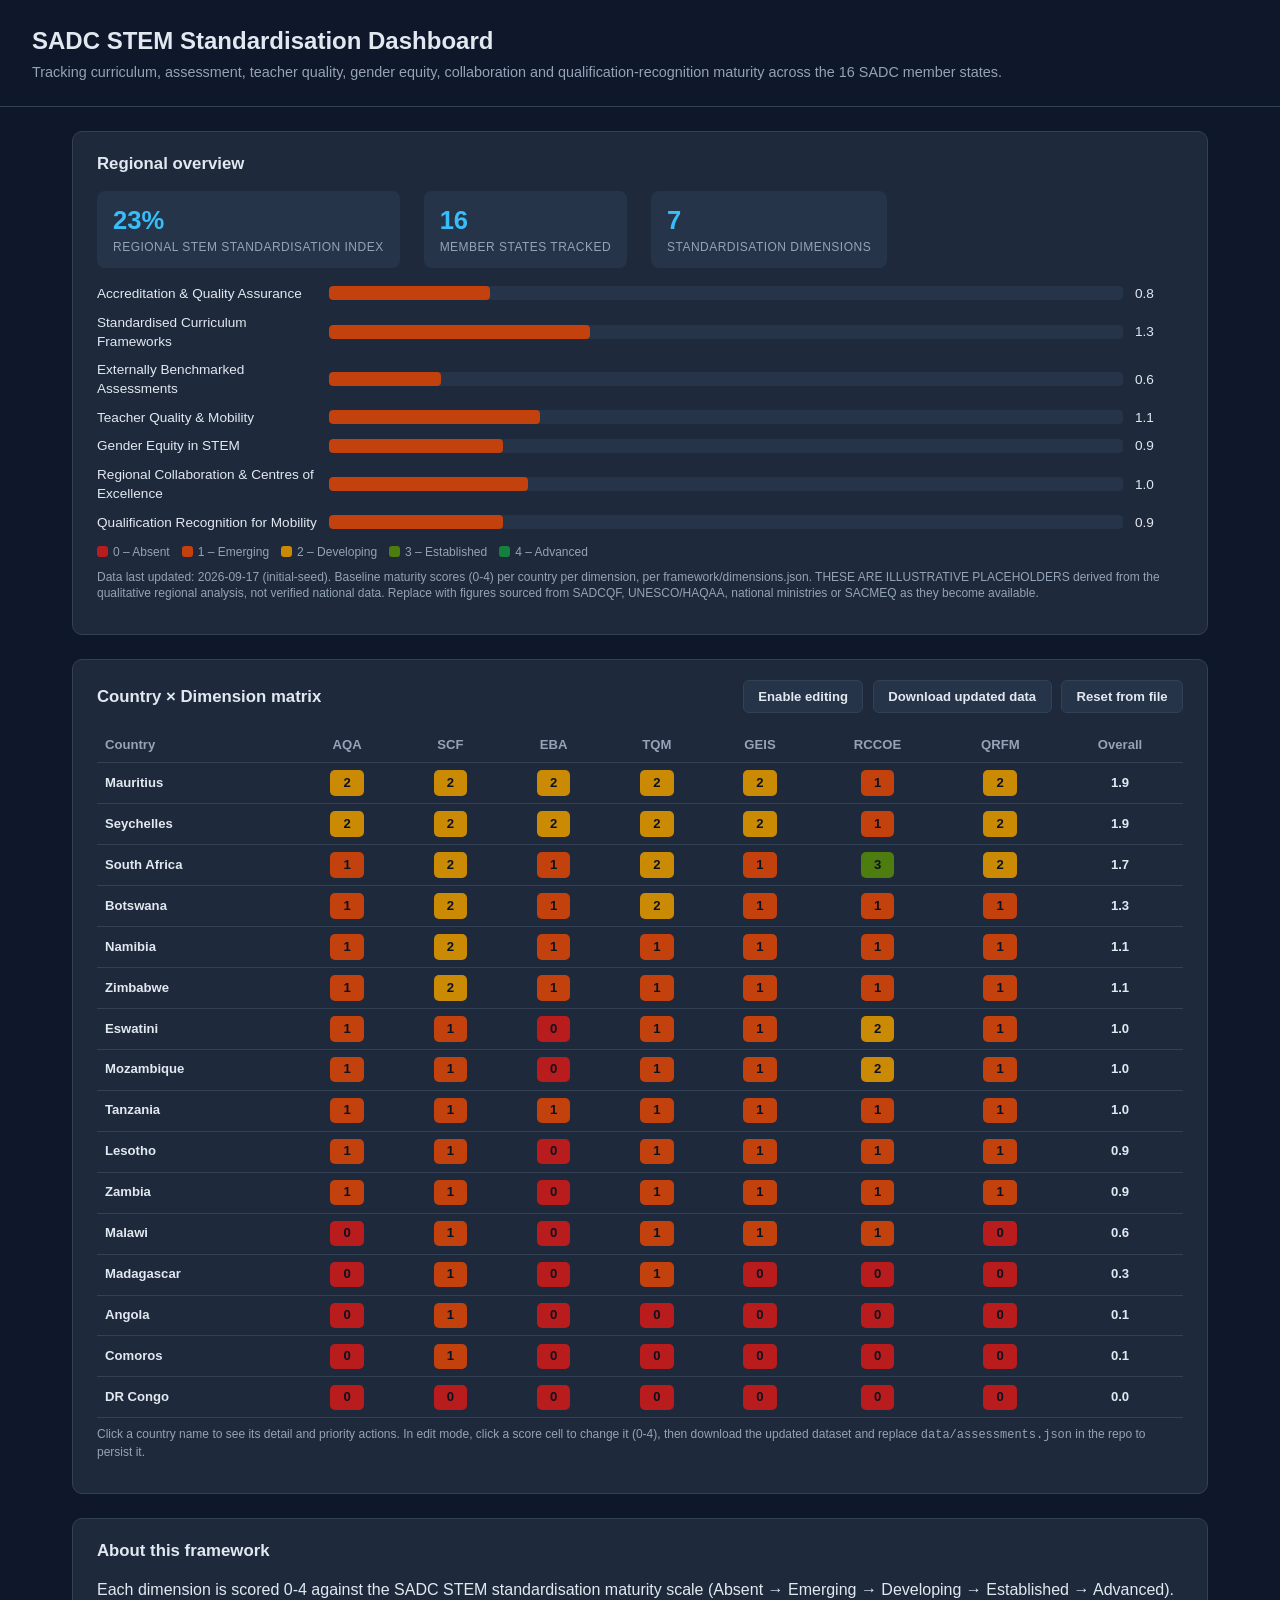
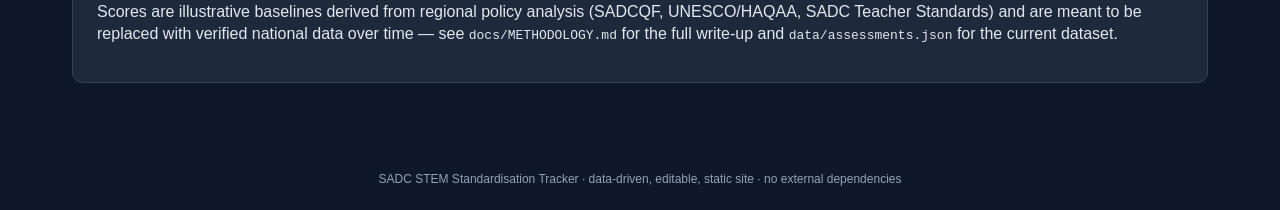
<file: sadc-stem-standardisation/webapp/index.html>
<!DOCTYPE html>
<html lang="en">
<head>
<meta charset="UTF-8" />
<meta name="viewport" content="width=device-width, initial-scale=1.0" />
<title>SADC STEM Standardisation Dashboard</title>
<link rel="stylesheet" href="style.css" />
</head>
<body>
<header>
  <h1>SADC STEM Standardisation Dashboard</h1>
  <p>Tracking curriculum, assessment, teacher quality, gender equity, collaboration and qualification-recognition maturity across the 16 SADC member states.</p>
</header>

<main>
  <section class="panel">
    <h2>Regional overview</h2>
    <div class="stat-row" id="stat-row"></div>
    <div id="regional-chart"></div>
    <div class="legend" id="legend"></div>
    <p class="meta-note" id="meta-note"></p>
  </section>

  <section class="panel">
    <h2>
      Country &times; Dimension matrix
      <span class="controls">
        <button class="secondary" id="edit-toggle">Enable editing</button>
        <button class="secondary" id="download-btn">Download updated data</button>
        <button class="secondary" id="reset-btn">Reset from file</button>
      </span>
    </h2>
    <table id="matrix">
      <thead><tr id="matrix-head"></tr></thead>
      <tbody id="matrix-body"></tbody>
    </table>
    <p class="meta-note">Click a country name to see its detail and priority actions. In edit mode, click a score cell to change it (0-4), then download the updated dataset and replace <code>data/assessments.json</code> in the repo to persist it.</p>
  </section>

  <section class="panel" id="detail-panel">
    <h2 id="detail-title">Country detail</h2>
    <div class="detail-grid" id="detail-grid"></div>
    <h2 style="margin-top:1rem;">Priority actions (weakest dimensions)</h2>
    <ul class="actions-list" id="detail-actions"></ul>
  </section>

  <section class="panel">
    <h2>About this framework</h2>
    <p>Each dimension is scored 0-4 against the SADC STEM standardisation maturity scale (Absent &rarr; Emerging &rarr; Developing &rarr; Established &rarr; Advanced). Scores are illustrative baselines derived from regional policy analysis (SADCQF, UNESCO/HAQAA, SADC Teacher Standards) and are meant to be replaced with verified national data over time &mdash; see <code>docs/METHODOLOGY.md</code> for the full write-up and <code>data/assessments.json</code> for the current dataset.</p>
  </section>
</main>

<footer>SADC STEM Standardisation Tracker &middot; data-driven, editable, static site &middot; no external dependencies</footer>

<script src="app.js"></script>
</body>
</html>
</file>
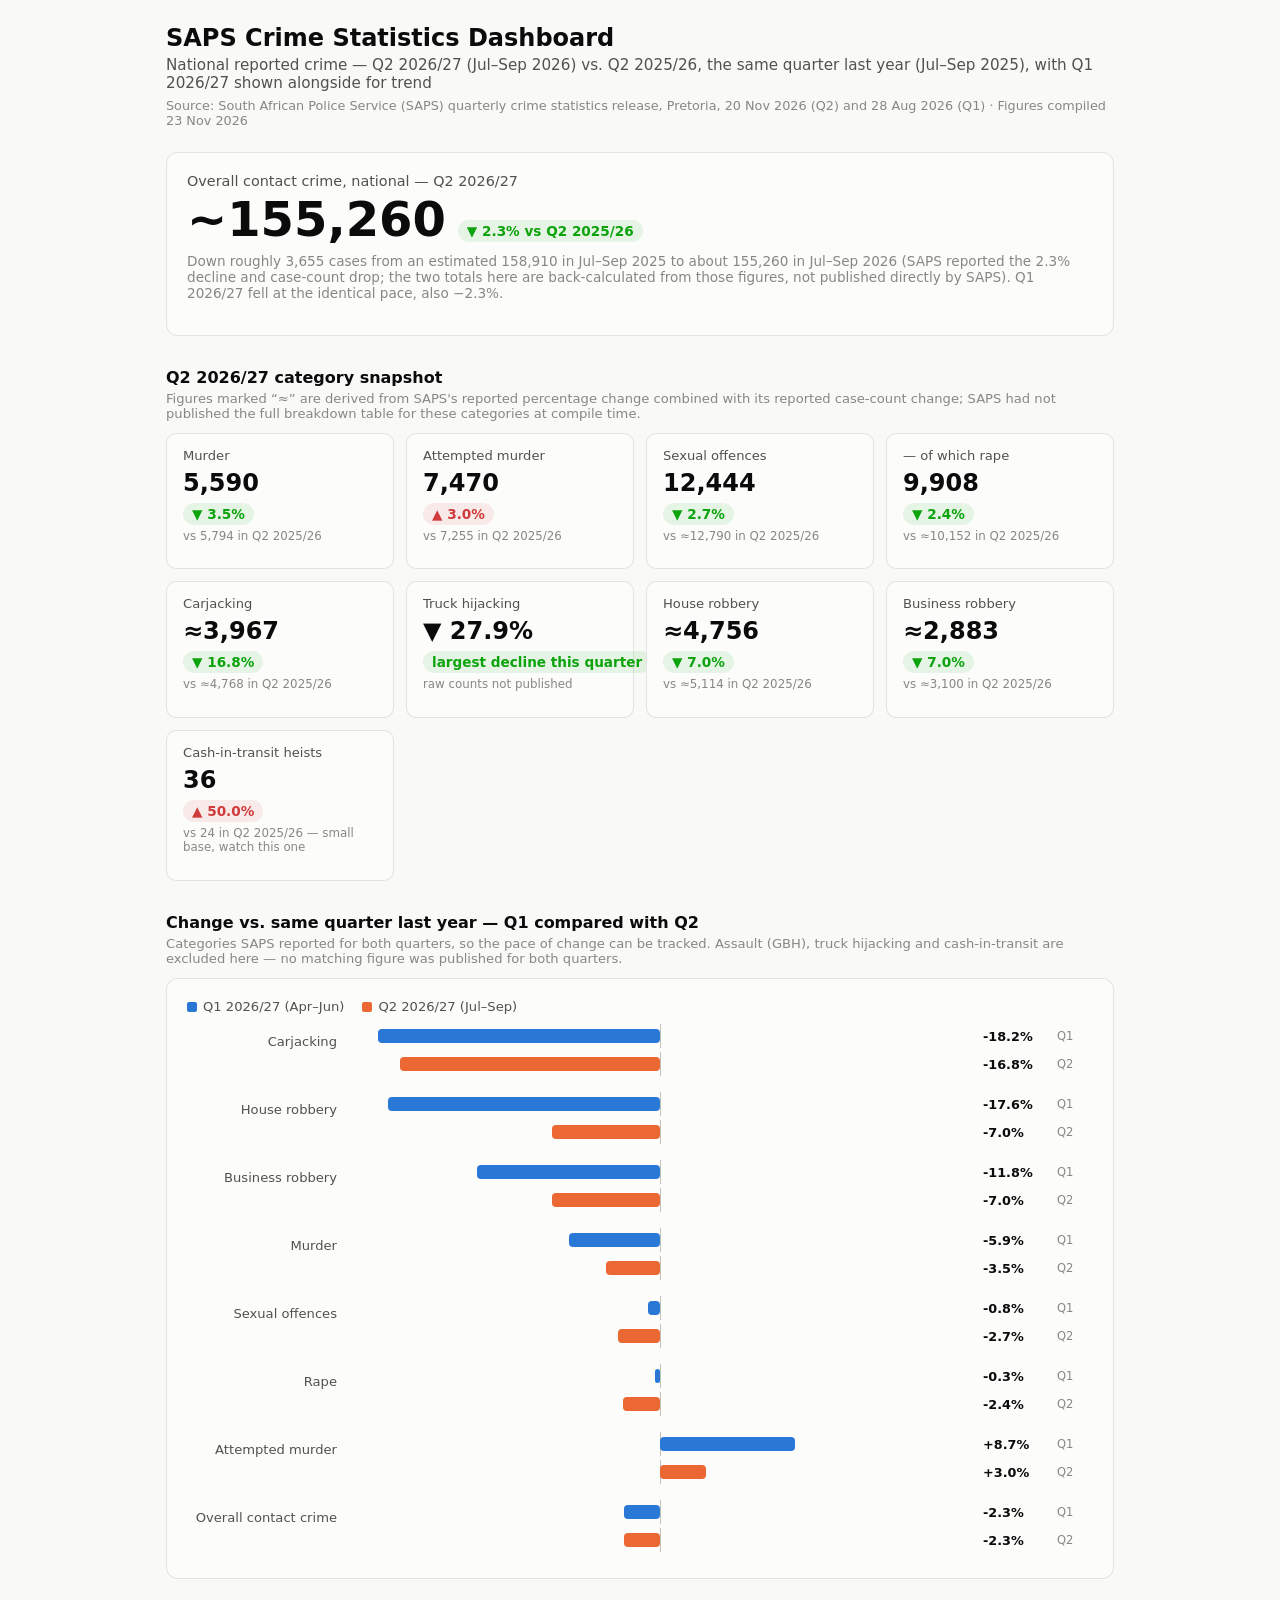
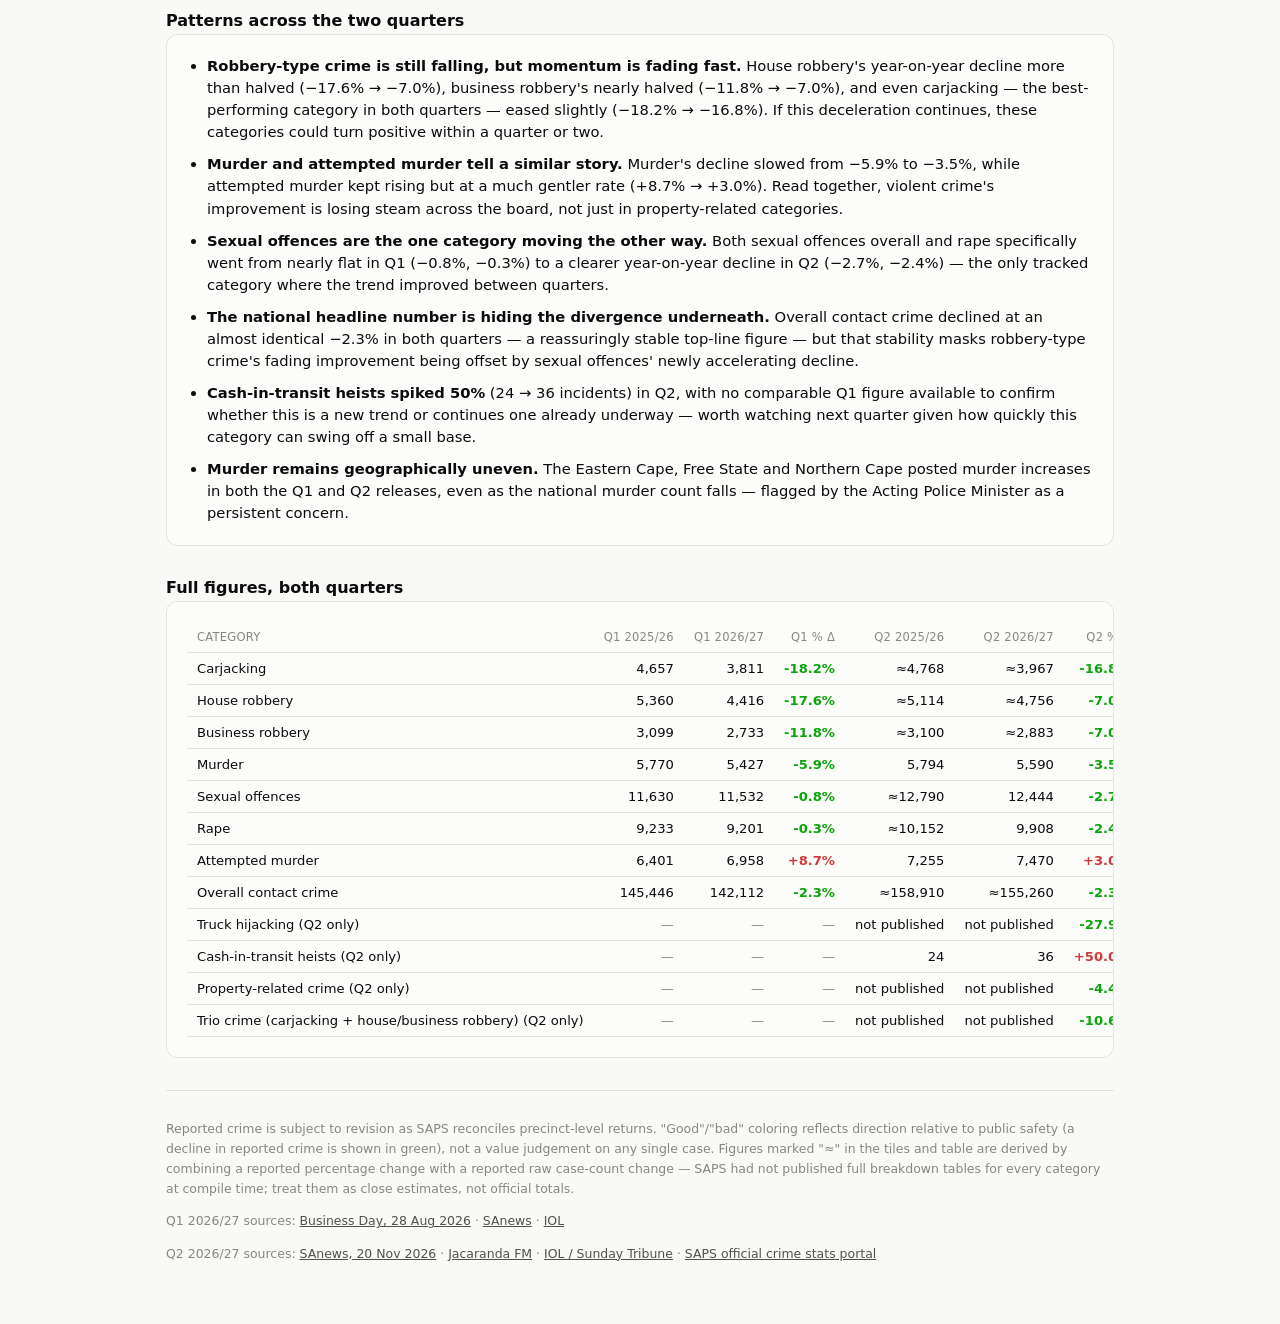
<file: crime-stats-dashboard.html>
<!DOCTYPE html>
<html lang="en">
<head>
<meta charset="UTF-8">
<meta name="viewport" content="width=device-width, initial-scale=1.0">
<title>SAPS Crime Stats Dashboard</title>
<style>
  :root {
    color-scheme: light;
    --surface-1:      #fcfcfb;
    --page-plane:     #f9f9f7;
    --text-primary:   #0b0b0b;
    --text-secondary: #52514e;
    --text-muted:     #898781;
    --gridline:       #e1e0d9;
    --baseline:       #c3c2b7;
    --border:         rgba(11,11,11,0.10);
    --good:           #0ca30c;
    --good-bg:        rgba(12,163,12,0.09);
    --critical:       #d03b3b;
    --critical-bg:    rgba(208,59,59,0.09);
    --series-q1:       #2a78d6;
    --series-q2:       #eb6834;
  }
  @media (prefers-color-scheme: dark) {
    :root:where(:not([data-theme="light"])) {
      color-scheme: dark;
      --surface-1:      #1a1a19;
      --page-plane:     #0d0d0d;
      --text-primary:   #ffffff;
      --text-secondary: #c3c2b7;
      --text-muted:     #898781;
      --gridline:       #2c2c2a;
      --baseline:       #383835;
      --border:         rgba(255,255,255,0.10);
      --good:           #0ca30c;
      --good-bg:        rgba(12,163,12,0.14);
      --critical:       #e66767;
      --critical-bg:    rgba(230,103,103,0.14);
      --series-q1:       #3987e5;
      --series-q2:       #d95926;
    }
  }
  :root[data-theme="dark"] {
    color-scheme: dark;
    --surface-1:      #1a1a19;
    --page-plane:     #0d0d0d;
    --text-primary:   #ffffff;
    --text-secondary: #c3c2b7;
    --text-muted:     #898781;
    --gridline:       #2c2c2a;
    --baseline:       #383835;
    --border:         rgba(255,255,255,0.10);
    --good:           #0ca30c;
    --good-bg:        rgba(12,163,12,0.14);
    --critical:       #e66767;
    --critical-bg:    rgba(230,103,103,0.14);
    --series-q1:       #3987e5;
    --series-q2:       #d95926;
  }

  * { box-sizing: border-box; }
  body {
    margin: 0;
    background: var(--page-plane);
    color: var(--text-primary);
    font-family: system-ui, -apple-system, "Segoe UI", sans-serif;
    -webkit-font-smoothing: antialiased;
  }
  .wrap {
    max-width: 980px;
    margin: 0 auto;
    padding: 24px 16px 48px;
  }
  header { margin-bottom: 24px; }
  h1 { font-size: 1.5rem; font-weight: 600; margin: 0 0 4px; }
  .subtitle { color: var(--text-secondary); font-size: 0.95rem; margin: 0; }
  .meta { color: var(--text-muted); font-size: 0.8rem; margin-top: 6px; }

  .card {
    background: var(--surface-1);
    border: 1px solid var(--border);
    border-radius: 12px;
    padding: 20px;
    margin-bottom: 20px;
  }

  .hero-label { color: var(--text-secondary); font-size: 0.9rem; margin: 0 0 6px; }
  .hero-value { font-size: 3rem; font-weight: 600; line-height: 1; margin: 0; }
  .hero-row { display: flex; align-items: baseline; gap: 12px; flex-wrap: wrap; }
  .badge {
    display: inline-flex;
    align-items: center;
    gap: 4px;
    font-size: 0.85rem;
    font-weight: 600;
    padding: 3px 9px;
    border-radius: 999px;
    white-space: nowrap;
  }
  .badge.good { color: var(--good); background: var(--good-bg); }
  .badge.critical { color: var(--critical); background: var(--critical-bg); }
  .hero-note { color: var(--text-muted); font-size: 0.85rem; margin-top: 10px; }

  .section-title {
    font-size: 1rem;
    font-weight: 600;
    margin: 32px 0 4px;
  }
  .section-note { color: var(--text-muted); font-size: 0.82rem; margin: 0 0 12px; }

  .tile-grid {
    display: grid;
    grid-template-columns: repeat(auto-fit, minmax(200px, 1fr));
    gap: 12px;
  }
  .tile {
    background: var(--surface-1);
    border: 1px solid var(--border);
    border-radius: 10px;
    padding: 14px 16px;
  }
  .tile-label { font-size: 0.82rem; color: var(--text-secondary); margin: 0 0 6px; }
  .tile-value { font-size: 1.5rem; font-weight: 600; margin: 0 0 6px; }
  .tile-sub { color: var(--text-muted); font-size: 0.74rem; margin-top: 4px; }

  .legend {
    display: flex;
    gap: 18px;
    font-size: 0.82rem;
    color: var(--text-secondary);
    margin-bottom: 14px;
  }
  .legend-item { display: flex; align-items: center; gap: 6px; }
  .legend-swatch { width: 10px; height: 10px; border-radius: 2px; }
  .legend-swatch.q1 { background: var(--series-q1); }
  .legend-swatch.q2 { background: var(--series-q2); }

  .chart-card { overflow-x: auto; }
  .bar-group { margin-bottom: 14px; }
  .bar-group:last-child { margin-bottom: 0; }
  .bar-line {
    display: grid;
    grid-template-columns: 150px 1fr 64px 36px;
    align-items: center;
    gap: 10px;
    min-height: 22px;
  }
  .bar-line + .bar-line { margin-top: 2px; }
  .bar-line .cat {
    font-size: 0.82rem;
    color: var(--text-secondary);
    text-align: right;
    white-space: nowrap;
    overflow: hidden;
    text-overflow: ellipsis;
    grid-row: span 2;
    align-self: center;
  }
  .bar-line.second .cat { visibility: hidden; }
  .bar-track {
    position: relative;
    height: 16px;
  }
  .bar-baseline {
    position: absolute;
    left: 50%;
    top: -4px;
    bottom: -4px;
    width: 1px;
    background: var(--baseline);
  }
  .bar-fill {
    position: absolute;
    top: 1px;
    bottom: 1px;
    border-radius: 4px;
  }
  .bar-fill.q1 { background: var(--series-q1); }
  .bar-fill.q2 { background: var(--series-q2); }
  .bar-line .pct {
    font-size: 0.8rem;
    font-weight: 600;
    font-variant-numeric: tabular-nums;
    color: var(--text-primary);
  }
  .bar-line .tag {
    font-size: 0.72rem;
    color: var(--text-muted);
  }

  .analysis ul { margin: 0; padding-left: 20px; }
  .analysis li { margin-bottom: 10px; line-height: 1.5; font-size: 0.92rem; }
  .analysis li:last-child { margin-bottom: 0; }
  .analysis strong { color: var(--text-primary); }

  table {
    width: 100%;
    border-collapse: collapse;
    font-size: 0.82rem;
  }
  th, td {
    text-align: right;
    padding: 8px 10px;
    border-bottom: 1px solid var(--gridline);
    font-variant-numeric: tabular-nums;
    white-space: nowrap;
  }
  th:first-child, td:first-child { text-align: left; font-variant-numeric: normal; }
  th {
    color: var(--text-muted);
    font-weight: 500;
    font-size: 0.72rem;
    text-transform: uppercase;
    letter-spacing: 0.02em;
  }
  th.grp-q1, th.grp-q2 { border-bottom-color: var(--gridline); }
  td.dir-good { color: var(--good); font-weight: 600; }
  td.dir-critical { color: var(--critical); font-weight: 600; }
  td.na { color: var(--text-muted); font-weight: 400; }

  footer {
    margin-top: 32px;
    padding-top: 16px;
    border-top: 1px solid var(--gridline);
    color: var(--text-muted);
    font-size: 0.78rem;
    line-height: 1.6;
  }
  footer a { color: var(--text-secondary); }
</style>
</head>
<body>
<div class="wrap">
  <header>
    <h1>SAPS Crime Statistics Dashboard</h1>
    <p class="subtitle">National reported crime — Q2 2026/27 (Jul–Sep 2026) vs. Q2 2025/26, the same quarter last year (Jul–Sep 2025), with Q1 2026/27 shown alongside for trend</p>
    <p class="meta">Source: South African Police Service (SAPS) quarterly crime statistics release, Pretoria, 20 Nov 2026 (Q2) and 28 Aug 2026 (Q1) · Figures compiled 23 Nov 2026</p>
  </header>

  <div class="card">
    <p class="hero-label">Overall contact crime, national — Q2 2026/27</p>
    <div class="hero-row">
      <p class="hero-value">~155,260</p>
      <span class="badge good">▼ 2.3% vs Q2 2025/26</span>
    </div>
    <p class="hero-note">Down roughly 3,655 cases from an estimated 158,910 in Jul–Sep 2025 to about 155,260 in Jul–Sep 2026 (SAPS reported the 2.3% decline and case-count drop; the two totals here are back-calculated from those figures, not published directly by SAPS). Q1 2026/27 fell at the identical pace, also −2.3%.</p>
  </div>

  <p class="section-title">Q2 2026/27 category snapshot</p>
  <p class="section-note">Figures marked “≈” are derived from SAPS's reported percentage change combined with its reported case-count change; SAPS had not published the full breakdown table for these categories at compile time.</p>
  <div class="tile-grid">
    <div class="tile">
      <p class="tile-label">Murder</p>
      <p class="tile-value">5,590</p>
      <span class="badge good">▼ 3.5%</span>
      <p class="tile-sub">vs 5,794 in Q2 2025/26</p>
    </div>
    <div class="tile">
      <p class="tile-label">Attempted murder</p>
      <p class="tile-value">7,470</p>
      <span class="badge critical">▲ 3.0%</span>
      <p class="tile-sub">vs 7,255 in Q2 2025/26</p>
    </div>
    <div class="tile">
      <p class="tile-label">Sexual offences</p>
      <p class="tile-value">12,444</p>
      <span class="badge good">▼ 2.7%</span>
      <p class="tile-sub">vs ≈12,790 in Q2 2025/26</p>
    </div>
    <div class="tile">
      <p class="tile-label">— of which rape</p>
      <p class="tile-value">9,908</p>
      <span class="badge good">▼ 2.4%</span>
      <p class="tile-sub">vs ≈10,152 in Q2 2025/26</p>
    </div>
    <div class="tile">
      <p class="tile-label">Carjacking</p>
      <p class="tile-value">≈3,967</p>
      <span class="badge good">▼ 16.8%</span>
      <p class="tile-sub">vs ≈4,768 in Q2 2025/26</p>
    </div>
    <div class="tile">
      <p class="tile-label">Truck hijacking</p>
      <p class="tile-value">▼ 27.9%</p>
      <span class="badge good">largest decline this quarter</span>
      <p class="tile-sub">raw counts not published</p>
    </div>
    <div class="tile">
      <p class="tile-label">House robbery</p>
      <p class="tile-value">≈4,756</p>
      <span class="badge good">▼ 7.0%</span>
      <p class="tile-sub">vs ≈5,114 in Q2 2025/26</p>
    </div>
    <div class="tile">
      <p class="tile-label">Business robbery</p>
      <p class="tile-value">≈2,883</p>
      <span class="badge good">▼ 7.0%</span>
      <p class="tile-sub">vs ≈3,100 in Q2 2025/26</p>
    </div>
    <div class="tile">
      <p class="tile-label">Cash-in-transit heists</p>
      <p class="tile-value">36</p>
      <span class="badge critical">▲ 50.0%</span>
      <p class="tile-sub">vs 24 in Q2 2025/26 — small base, watch this one</p>
    </div>
  </div>

  <p class="section-title">Change vs. same quarter last year — Q1 compared with Q2</p>
  <p class="section-note">Categories SAPS reported for both quarters, so the pace of change can be tracked. Assault (GBH), truck hijacking and cash-in-transit are excluded here — no matching figure was published for both quarters.</p>
  <div class="card chart-card" role="img" aria-label="Grouped diverging bar chart comparing percentage change versus the same quarter a year earlier, for Q1 2026/27 and Q2 2026/27, across eight crime categories. In most categories the decline eased between Q1 and Q2: carjacking -18.2% to -16.8%, house robbery -17.6% to -7.0%, business robbery -11.8% to -7.0%, murder -5.9% to -3.5%, attempted murder's increase slowed from +8.7% to +3.0%, and overall contact crime held steady at -2.3% both quarters. Sexual offences and rape moved the other way, from near-flat in Q1 to a clearer decline in Q2.">
    <div class="legend">
      <span class="legend-item"><span class="legend-swatch q1"></span>Q1 2026/27 (Apr–Jun)</span>
      <span class="legend-item"><span class="legend-swatch q2"></span>Q2 2026/27 (Jul–Sep)</span>
    </div>
    <div id="chart"></div>
  </div>

  <p class="section-title">Patterns across the two quarters</p>
  <div class="card analysis">
    <ul>
      <li><strong>Robbery-type crime is still falling, but momentum is fading fast.</strong> House robbery's year-on-year decline more than halved (−17.6% → −7.0%), business robbery's nearly halved (−11.8% → −7.0%), and even carjacking — the best-performing category in both quarters — eased slightly (−18.2% → −16.8%). If this deceleration continues, these categories could turn positive within a quarter or two.</li>
      <li><strong>Murder and attempted murder tell a similar story.</strong> Murder's decline slowed from −5.9% to −3.5%, while attempted murder kept rising but at a much gentler rate (+8.7% → +3.0%). Read together, violent crime's improvement is losing steam across the board, not just in property-related categories.</li>
      <li><strong>Sexual offences are the one category moving the other way.</strong> Both sexual offences overall and rape specifically went from nearly flat in Q1 (−0.8%, −0.3%) to a clearer year-on-year decline in Q2 (−2.7%, −2.4%) — the only tracked category where the trend improved between quarters.</li>
      <li><strong>The national headline number is hiding the divergence underneath.</strong> Overall contact crime declined at an almost identical −2.3% in both quarters — a reassuringly stable top-line figure — but that stability masks robbery-type crime's fading improvement being offset by sexual offences' newly accelerating decline.</li>
      <li><strong>Cash-in-transit heists spiked 50%</strong> (24 → 36 incidents) in Q2, with no comparable Q1 figure available to confirm whether this is a new trend or continues one already underway — worth watching next quarter given how quickly this category can swing off a small base.</li>
      <li><strong>Murder remains geographically uneven.</strong> The Eastern Cape, Free State and Northern Cape posted murder increases in both the Q1 and Q2 releases, even as the national murder count falls — flagged by the Acting Police Minister as a persistent concern.</li>
    </ul>
  </div>

  <p class="section-title">Full figures, both quarters</p>
  <div class="card" style="overflow-x:auto;">
    <table>
      <thead>
        <tr>
          <th>Category</th>
          <th class="grp-q1">Q1 2025/26</th>
          <th class="grp-q1">Q1 2026/27</th>
          <th class="grp-q1">Q1 % Δ</th>
          <th class="grp-q2">Q2 2025/26</th>
          <th class="grp-q2">Q2 2026/27</th>
          <th class="grp-q2">Q2 % Δ</th>
        </tr>
      </thead>
      <tbody id="table-body"></tbody>
    </table>
  </div>

  <footer>
    <p>Reported crime is subject to revision as SAPS reconciles precinct-level returns. "Good"/"bad" coloring reflects direction relative to public safety (a decline in reported crime is shown in green), not a value judgement on any single case. Figures marked "≈" in the tiles and table are derived by combining a reported percentage change with a reported raw case-count change — SAPS had not published full breakdown tables for every category at compile time; treat them as close estimates, not official totals.</p>
    <p>Q1 2026/27 sources:
      <a href="https://www.businessday.co.za/news/2026-08-28-murder-cases-fall-by-59-in-first-quarter/" target="_blank" rel="noopener">Business Day, 28 Aug 2026</a> ·
      <a href="https://www.sanews.gov.za/south-africa/crime-stats-show-areas-progress-criminal-threats-remain" target="_blank" rel="noopener">SAnews</a> ·
      <a href="https://iol.co.za/news/south-africa/kwazulu-natal/2026-08-28-saps-crime-stats-carjackings-and-robberies-decline-gbvf-rises/" target="_blank" rel="noopener">IOL</a>
    </p>
    <p>Q2 2026/27 sources:
      <a href="https://www.sanews.gov.za/south-africa/saps-records-decline-most-violent-crime-categories-murder-remains-too-high" target="_blank" rel="noopener">SAnews, 20 Nov 2026</a> ·
      <a href="https://www.jacarandafm.com/news/news/sa-records-5590-murders-9908-rape-casesr/" target="_blank" rel="noopener">Jacaranda FM</a> ·
      <a href="https://iol.co.za/sunday-tribune/news/2026-11-20-5-590-people-murdered-in-south-africa-during-second-quarter/" target="_blank" rel="noopener">IOL / Sunday Tribune</a> ·
      <a href="https://www.saps.gov.za/services/crimestats.php" target="_blank" rel="noopener">SAPS official crime stats portal</a>
    </p>
  </footer>
</div>

<script>
  // pct values are SAPS-reported percentage changes; q1/q2 raw counts are
  // officially reported where available, "~" flagged entries are derived
  // (see footer note) and null means no matching figure was published.
  var data = [
    { cat: "Carjacking",        q1a: 4657,  q1b: 3811,  q1pct: -18.2, q2a: 4768,  q2b: 3967,  q2pct: -16.8, q2aDerived: true, q2bDerived: true },
    { cat: "House robbery",     q1a: 5360,  q1b: 4416,  q1pct: -17.6, q2a: 5114,  q2b: 4756,  q2pct: -7.0,  q2aDerived: true, q2bDerived: true },
    { cat: "Business robbery",  q1a: 3099,  q1b: 2733,  q1pct: -11.8, q2a: 3100,  q2b: 2883,  q2pct: -7.0,  q2aDerived: true, q2bDerived: true },
    { cat: "Murder",            q1a: 5770,  q1b: 5427,  q1pct: -5.9,  q2a: 5794,  q2b: 5590,  q2pct: -3.5,  q2aDerived: false, q2bDerived: false },
    { cat: "Sexual offences",   q1a: 11630, q1b: 11532, q1pct: -0.8,  q2a: 12790, q2b: 12444, q2pct: -2.7,  q2aDerived: true, q2bDerived: false },
    { cat: "Rape",              q1a: 9233,  q1b: 9201,  q1pct: -0.3,  q2a: 10152, q2b: 9908,  q2pct: -2.4,  q2aDerived: true, q2bDerived: false },
    { cat: "Attempted murder",  q1a: 6401,  q1b: 6958,  q1pct: 8.7,   q2a: 7255,  q2b: 7470,  q2pct: 3.0,   q2aDerived: false, q2bDerived: false },
    { cat: "Overall contact crime", q1a: 145446, q1b: 142112, q1pct: -2.3, q2a: 158910, q2b: 155260, q2pct: -2.3, q2aDerived: true, q2bDerived: true }
  ];

  function dir(pct) { return pct > 0 ? "critical" : "good"; }
  function fmtPct(pct) { return (pct > 0 ? "+" : "") + pct.toFixed(1) + "%"; }
  function fmtNum(n) { return Math.round(n).toLocaleString("en-ZA"); }

  var maxAbs = Math.max.apply(null, data.reduce(function (acc, d) {
    return acc.concat([Math.abs(d.q1pct), Math.abs(d.q2pct)]);
  }, []));
  var chart = document.getElementById("chart");
  var tbody = document.getElementById("table-body");

  function makeBarLine(pct, seriesClass, seriesTag, isSecond) {
    var line = document.createElement("div");
    line.className = "bar-line" + (isSecond ? " second" : "");

    var cat = document.createElement("div");
    cat.className = "cat";
    line.appendChild(cat);

    var track = document.createElement("div");
    track.className = "bar-track";
    var baseline = document.createElement("div");
    baseline.className = "bar-baseline";
    track.appendChild(baseline);
    var fill = document.createElement("div");
    fill.className = "bar-fill " + seriesClass;
    var halfWidth = (Math.abs(pct) / maxAbs) * 45;
    if (pct < 0) { fill.style.right = "50%"; fill.style.width = halfWidth + "%"; }
    else { fill.style.left = "50%"; fill.style.width = halfWidth + "%"; }
    track.appendChild(fill);
    line.appendChild(track);

    var pctEl = document.createElement("div");
    pctEl.className = "pct";
    pctEl.textContent = fmtPct(pct);
    line.appendChild(pctEl);

    var tag = document.createElement("div");
    tag.className = "tag";
    tag.textContent = seriesTag;
    line.appendChild(tag);

    return { line: line, catEl: cat };
  }

  data.forEach(function (d) {
    var group = document.createElement("div");
    group.className = "bar-group";

    var row1 = makeBarLine(d.q1pct, "q1", "Q1", false);
    row1.catEl.textContent = d.cat;
    group.appendChild(row1.line);

    var row2 = makeBarLine(d.q2pct, "q2", "Q2", true);
    group.appendChild(row2.line);

    chart.appendChild(group);

    var tr = document.createElement("tr");
    var q2aCell = (d.q2aDerived ? "≈" : "") + fmtNum(d.q2a);
    var q2bCell = (d.q2bDerived ? "≈" : "") + fmtNum(d.q2b);
    tr.innerHTML =
      "<td>" + d.cat + "</td>" +
      "<td>" + fmtNum(d.q1a) + "</td>" +
      "<td>" + fmtNum(d.q1b) + "</td>" +
      "<td class='dir-" + dir(d.q1pct) + "'>" + fmtPct(d.q1pct) + "</td>" +
      "<td>" + q2aCell + "</td>" +
      "<td>" + q2bCell + "</td>" +
      "<td class='dir-" + dir(d.q2pct) + "'>" + fmtPct(d.q2pct) + "</td>";
    tbody.appendChild(tr);
  });

  // Categories SAPS reported only for Q2 (no matching Q1 figure)
  var q2Only = [
    { cat: "Truck hijacking", pct: -27.9 },
    { cat: "Cash-in-transit heists", q1: null, q2a: 24, q2b: 36, pct: 50.0 },
    { cat: "Property-related crime", pct: -4.4 },
    { cat: "Trio crime (carjacking + house/business robbery)", pct: -10.6 }
  ];
  q2Only.forEach(function (d) {
    var tr = document.createElement("tr");
    var q2aCell = d.q2a !== undefined ? fmtNum(d.q2a) : "<span class='na'>not published</span>";
    var q2bCell = d.q2b !== undefined ? fmtNum(d.q2b) : "<span class='na'>not published</span>";
    tr.innerHTML =
      "<td>" + d.cat + " <span class='na'>(Q2 only)</span></td>" +
      "<td class='na'>—</td><td class='na'>—</td><td class='na'>—</td>" +
      "<td>" + q2aCell + "</td>" +
      "<td>" + q2bCell + "</td>" +
      "<td class='dir-" + dir(d.pct) + "'>" + fmtPct(d.pct) + "</td>";
    tbody.appendChild(tr);
  });
</script>
</body>
</html>
</file>
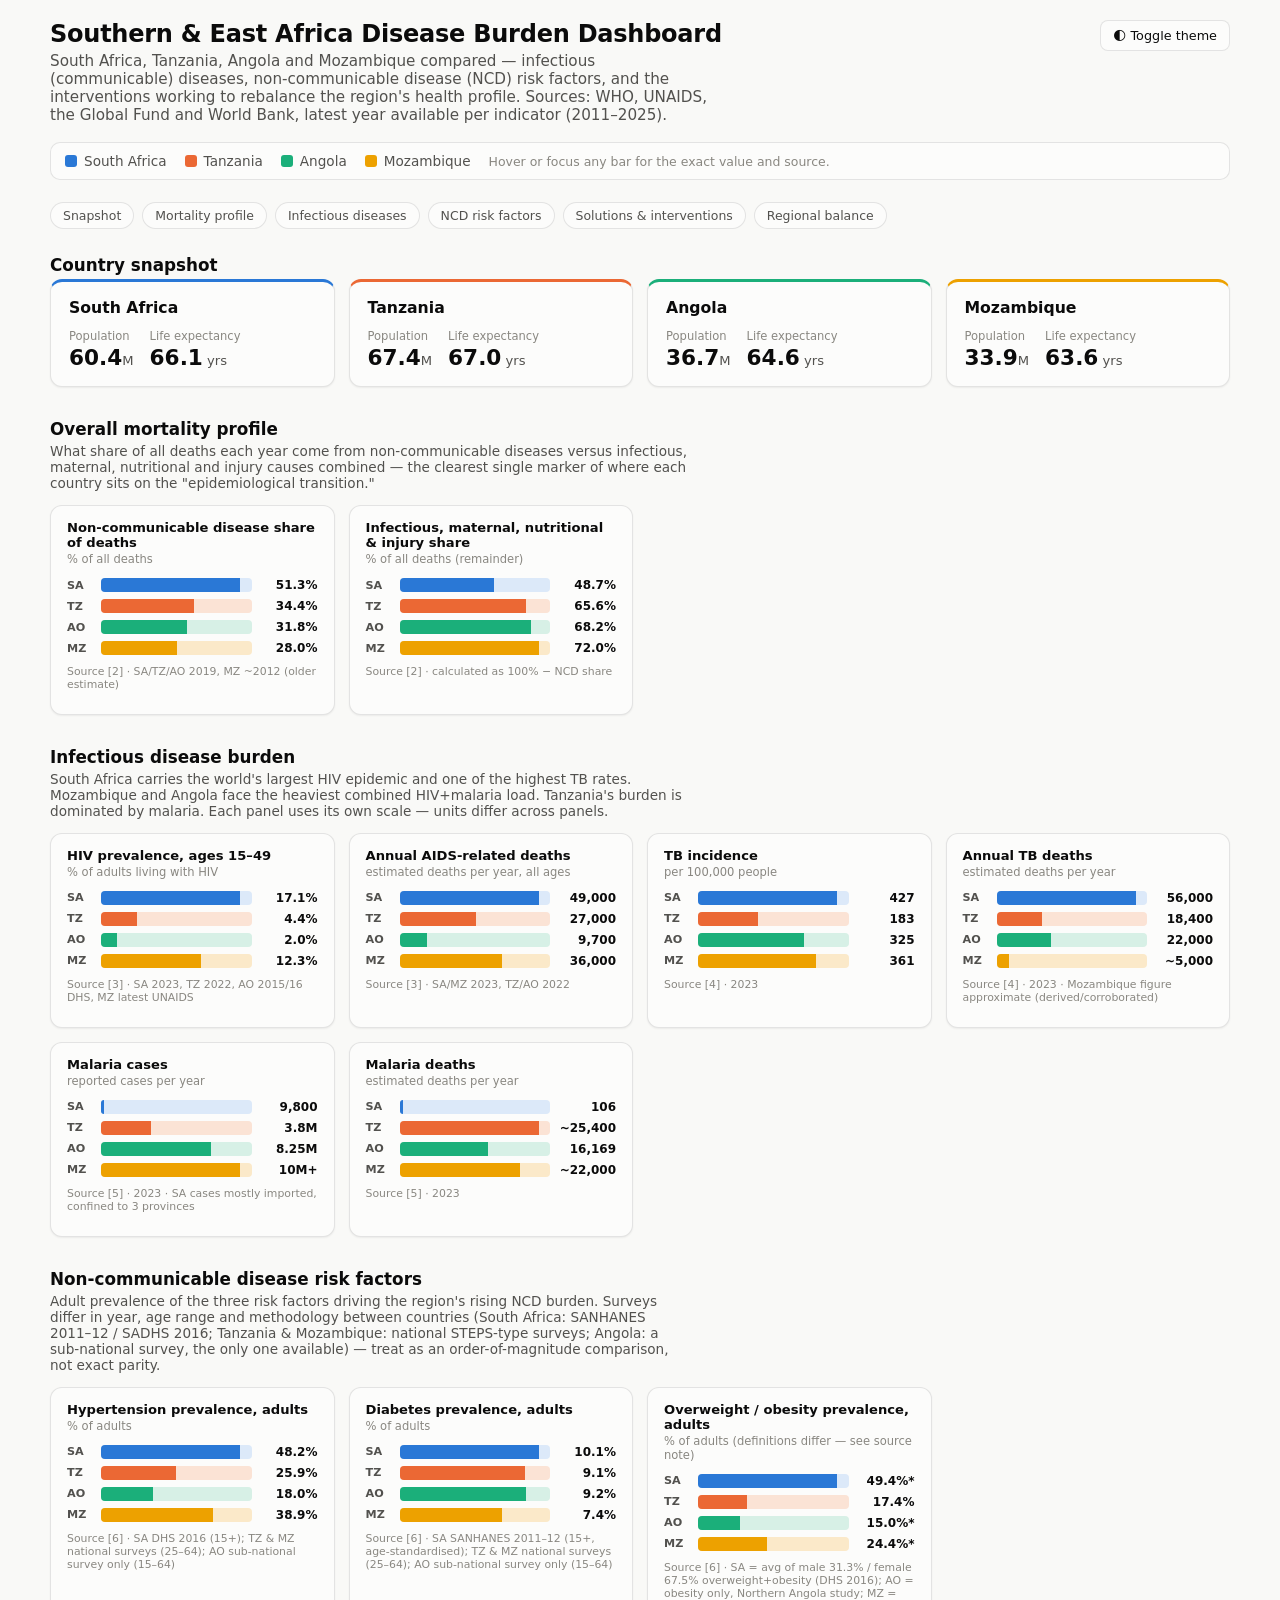
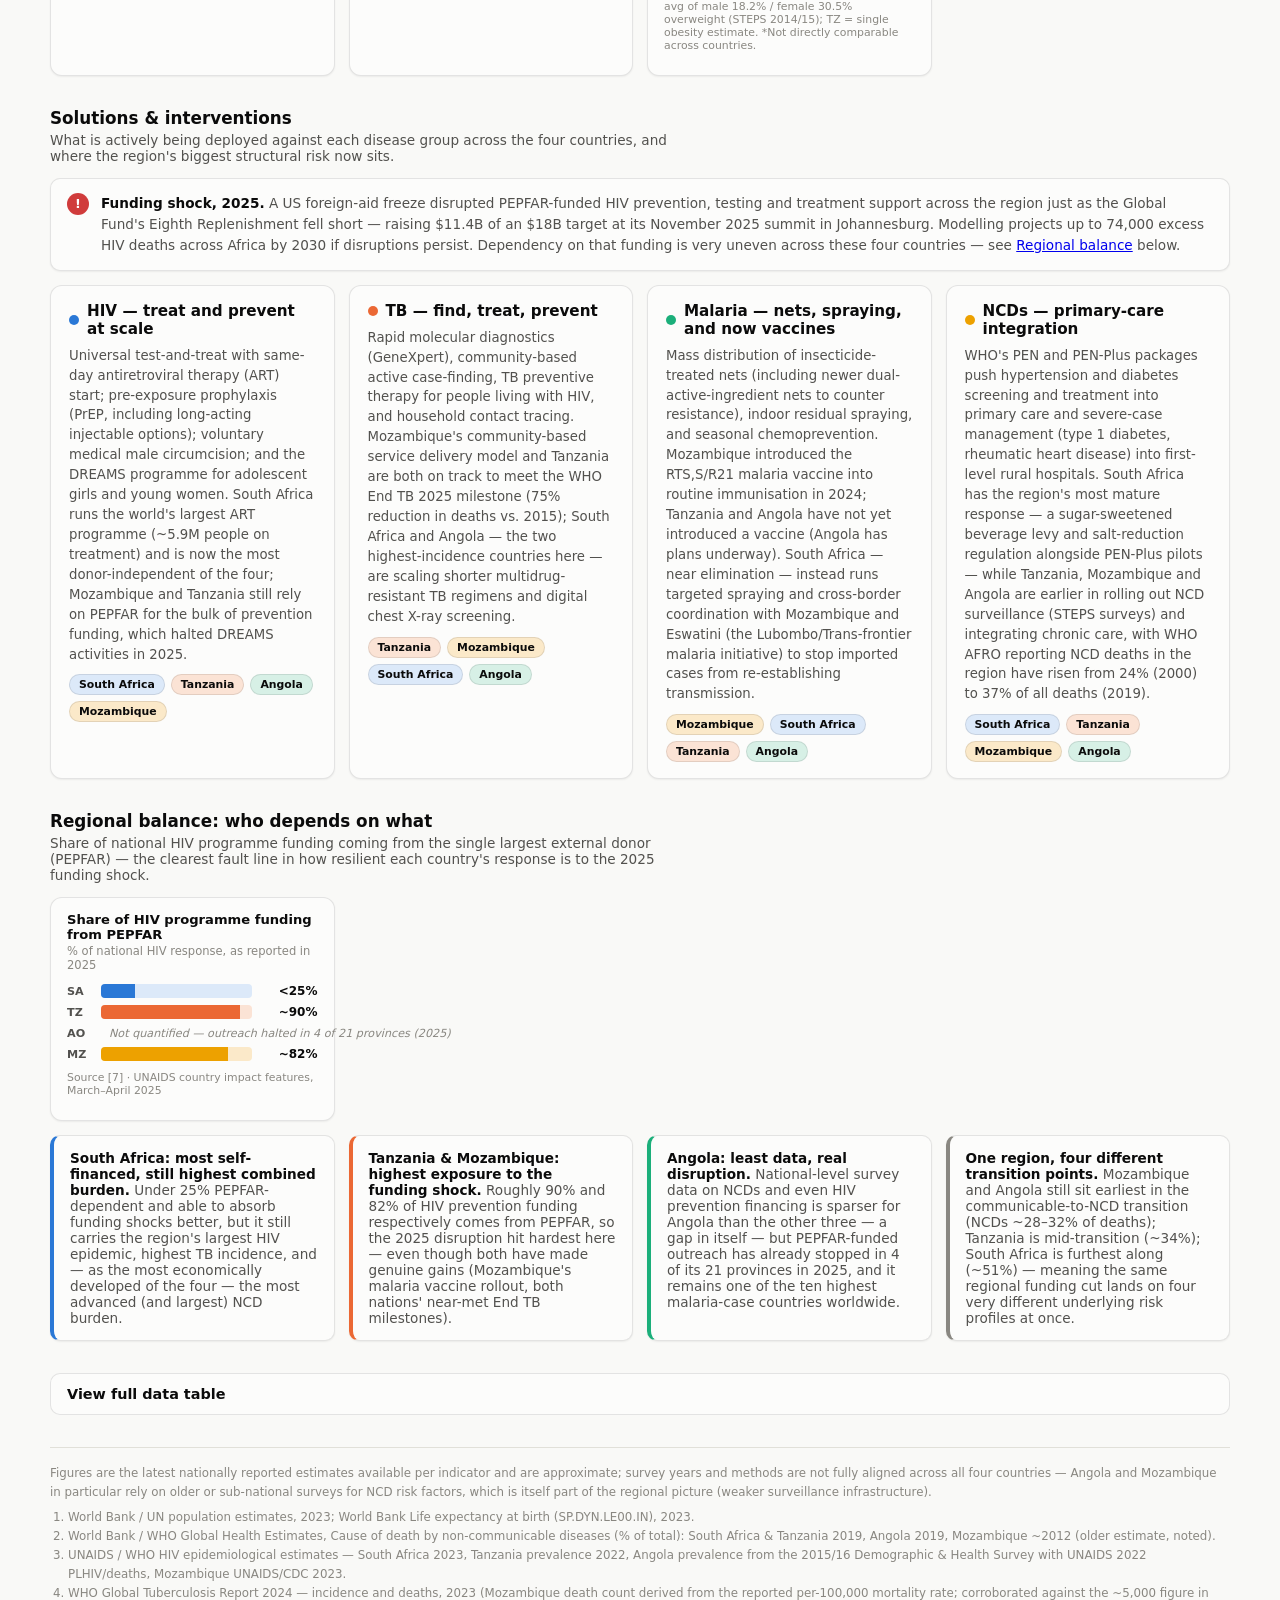
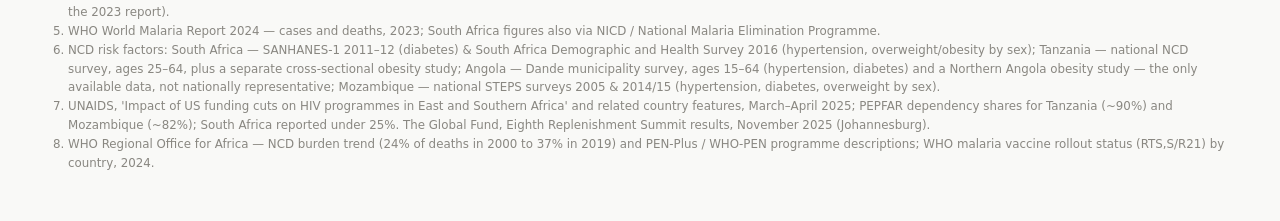
<file: dashboards/southern-east-africa-disease-dashboard.html>
<!DOCTYPE html>
<html lang="en">
<head>
<meta charset="UTF-8">
<meta name="viewport" content="width=device-width, initial-scale=1.0">
<title>Southern &amp; East Africa Health Dashboard</title>
<style>
  :root {
    color-scheme: light;
    --surface-1:      #fcfcfb;
    --page:           #f9f9f7;
    --text-primary:   #0b0b0b;
    --text-secondary: #52514e;
    --text-muted:     #898781;
    --grid:           #e1e0d9;
    --baseline:       #c3c2b7;
    --border:         rgba(11,11,11,0.10);
    --card-shadow:    0 1px 2px rgba(11,11,11,0.06);
    --sa: #2a78d6; --sa-track: #dce9f9;
    --tz: #eb6834; --tz-track: #fbe3d5;
    --ao: #1baf7a; --ao-track: #d7f0e6;
    --mz: #eda100; --mz-track: #fbe9c9;
    --good:     #0ca30c;
    --warning:  #fab219;
    --critical: #d03b3b;
  }
  @media (prefers-color-scheme: dark) {
    :root:where(:not([data-theme="light"])) {
      color-scheme: dark;
      --surface-1:      #1a1a19;
      --page:           #0d0d0d;
      --text-primary:   #ffffff;
      --text-secondary: #c3c2b7;
      --text-muted:     #898781;
      --grid:           #2c2c2a;
      --baseline:       #383835;
      --border:         rgba(255,255,255,0.10);
      --card-shadow:    0 1px 2px rgba(0,0,0,0.4);
      --sa: #3987e5; --sa-track: #22344a;
      --tz: #d95926; --tz-track: #3a271c;
      --ao: #199e70; --ao-track: #163b2e;
      --mz: #c98500; --mz-track: #3a2c11;
      --good:     #0ca30c;
      --warning:  #fab219;
      --critical: #d03b3b;
    }
  }
  :root[data-theme="dark"] {
    color-scheme: dark;
    --surface-1:      #1a1a19;
    --page:           #0d0d0d;
    --text-primary:   #ffffff;
    --text-secondary: #c3c2b7;
    --text-muted:     #898781;
    --grid:           #2c2c2a;
    --baseline:       #383835;
    --border:         rgba(255,255,255,0.10);
    --card-shadow:    0 1px 2px rgba(0,0,0,0.4);
    --sa: #3987e5; --sa-track: #22344a;
    --tz: #d95926; --tz-track: #3a271c;
    --ao: #199e70; --ao-track: #163b2e;
    --mz: #c98500; --mz-track: #3a2c11;
    --good:     #0ca30c;
    --warning:  #fab219;
    --critical: #d03b3b;
  }

  * { box-sizing: border-box; }
  html, body {
    margin: 0; padding: 0;
    background: var(--page);
    color: var(--text-primary);
    font-family: system-ui, -apple-system, "Segoe UI", sans-serif;
    -webkit-font-smoothing: antialiased;
  }
  body { padding: 20px 16px 48px; }
  .wrap { max-width: 1180px; margin: 0 auto; }

  header.top {
    display: flex; justify-content: space-between; align-items: flex-start;
    gap: 12px; margin-bottom: 4px; flex-wrap: wrap;
  }
  h1 { font-size: 1.5rem; margin: 0 0 4px; letter-spacing: -0.01em; }
  .subtitle { color: var(--text-secondary); font-size: 0.95rem; margin: 0 0 14px; max-width: 68ch; }

  button.theme-toggle {
    border: 1px solid var(--border); background: var(--surface-1); color: var(--text-primary);
    border-radius: 8px; padding: 7px 12px; font-size: 0.8rem; cursor: pointer;
    font-family: inherit;
  }
  button.theme-toggle:hover { border-color: var(--text-muted); }

  .legend-row {
    display: flex; align-items: center; gap: 18px; flex-wrap: wrap;
    padding: 10px 14px; background: var(--surface-1); border: 1px solid var(--border);
    border-radius: 10px; margin-bottom: 22px; font-size: 0.85rem; color: var(--text-secondary);
  }
  .legend-item { display: flex; align-items: center; gap: 7px; }
  .swatch { width: 12px; height: 12px; border-radius: 3px; flex: none; }
  .swatch.sa { background: var(--sa); }
  .swatch.tz { background: var(--tz); }
  .swatch.ao { background: var(--ao); }
  .swatch.mz { background: var(--mz); }
  .legend-note { color: var(--text-muted); font-size: 0.78rem; }

  nav.jumpnav {
    display: flex; flex-wrap: wrap; gap: 8px; margin-bottom: 26px;
  }
  nav.jumpnav a {
    font-size: 0.78rem; color: var(--text-secondary); text-decoration: none;
    border: 1px solid var(--border); border-radius: 999px; padding: 5px 12px;
    background: var(--surface-1);
  }
  nav.jumpnav a:hover { border-color: var(--text-muted); color: var(--text-primary); }

  section.block { margin-bottom: 32px; scroll-margin-top: 12px; }
  h2.section-title {
    font-size: 1.05rem; margin: 0 0 4px; display: flex; align-items: baseline; gap: 8px;
  }
  p.section-sub { margin: 0 0 14px; color: var(--text-secondary); font-size: 0.85rem; max-width: 74ch; }

  /* KPI cards */
  .kpi-cards { display: grid; grid-template-columns: repeat(4, 1fr); gap: 14px; }
  @media (max-width: 900px) { .kpi-cards { grid-template-columns: 1fr 1fr; } }
  @media (max-width: 480px) { .kpi-cards { grid-template-columns: 1fr; } }
  .country-card {
    background: var(--surface-1); border: 1px solid var(--border); border-radius: 12px;
    padding: 16px 18px; box-shadow: var(--card-shadow);
    border-top: 3px solid var(--accent);
  }
  .country-card.sa { --accent: var(--sa); }
  .country-card.tz { --accent: var(--tz); }
  .country-card.ao { --accent: var(--ao); }
  .country-card.mz { --accent: var(--mz); }
  .country-card h3 { margin: 0 0 12px; font-size: 0.98rem; }
  .stat-row { display: flex; gap: 16px; flex-wrap: wrap; }
  .stat-tile .stat-label { font-size: 0.72rem; color: var(--text-muted); margin-bottom: 2px; }
  .stat-tile .stat-value { font-size: 1.35rem; font-weight: 600; }
  .stat-tile .stat-value small { font-size: 0.82rem; font-weight: 500; color: var(--text-secondary); }

  /* metric panel grid */
  .panel-grid { display: grid; grid-template-columns: repeat(auto-fill, minmax(260px, 1fr)); gap: 14px; }
  .panel {
    background: var(--surface-1); border: 1px solid var(--border); border-radius: 12px;
    padding: 14px 16px 12px; box-shadow: var(--card-shadow);
  }
  .panel-title { font-size: 0.82rem; font-weight: 600; margin: 0 0 2px; }
  .panel-unit { font-size: 0.72rem; color: var(--text-muted); margin: 0 0 12px; }

  .bar-line { display: flex; align-items: center; gap: 8px; margin-bottom: 7px; }
  .bar-line:last-child { margin-bottom: 0; }
  .bar-name { width: 26px; flex: none; font-size: 0.7rem; color: var(--text-secondary); font-weight: 600; }
  .bar-track {
    position: relative; flex: 1 1 auto; height: 14px; border-radius: 4px;
    background: var(--track-bg); overflow: visible;
  }
  .bar-fill {
    height: 100%; border-radius: 4px 0 0 4px; min-width: 3px;
    transition: width .5s ease; cursor: pointer;
  }
  .bar-fill:focus-visible { outline: 2px solid var(--text-primary); outline-offset: 2px; }
  .bar-fill.full { border-radius: 4px; }
  .bar-value {
    flex: none; font-size: 0.75rem; font-weight: 600; min-width: 58px; text-align: right;
    font-variant-numeric: tabular-nums;
  }
  .bar-line.sa .bar-track { background: var(--sa-track); } .bar-line.sa .bar-fill { background: var(--sa); }
  .bar-line.tz .bar-track { background: var(--tz-track); } .bar-line.tz .bar-fill { background: var(--tz); }
  .bar-line.ao .bar-track { background: var(--ao-track); } .bar-line.ao .bar-fill { background: var(--ao); }
  .bar-line.mz .bar-track { background: var(--mz-track); } .bar-line.mz .bar-fill { background: var(--mz); }
  .bar-line.na .bar-track { background: transparent; }
  .bar-line.na .bar-value { color: var(--text-muted); font-weight: 500; font-style: italic; font-size: 0.7rem; text-align: left; min-width: 0; }

  .panel-src { margin-top: 10px; font-size: 0.68rem; color: var(--text-muted); }

  /* tooltip */
  #tooltip {
    position: fixed; pointer-events: none; z-index: 50;
    background: var(--text-primary); color: var(--page);
    padding: 6px 9px; border-radius: 6px; font-size: 0.75rem;
    max-width: 220px; opacity: 0; transform: translateY(4px);
    transition: opacity .12s ease, transform .12s ease;
  }
  #tooltip.show { opacity: 1; transform: translateY(0); }
  #tooltip .tt-value { font-weight: 700; }
  #tooltip .tt-label { opacity: .8; }

  /* insight cards */
  .insights { display: grid; grid-template-columns: repeat(auto-fill, minmax(260px, 1fr)); gap: 14px; }
  .insight {
    background: var(--surface-1); border: 1px solid var(--border); border-left: 4px solid var(--accent);
    border-radius: 10px; padding: 14px 16px; font-size: 0.85rem; color: var(--text-secondary);
    box-shadow: var(--card-shadow);
  }
  .insight strong { color: var(--text-primary); }
  .insight.sa { --accent: var(--sa); }
  .insight.tz { --accent: var(--tz); }
  .insight.ao { --accent: var(--ao); }
  .insight.mz { --accent: var(--mz); }
  .insight.both { --accent: var(--text-muted); }

  /* intervention cards */
  .intervention-grid { display: grid; grid-template-columns: repeat(auto-fill, minmax(280px, 1fr)); gap: 14px; }
  .intervention-card {
    background: var(--surface-1); border: 1px solid var(--border); border-radius: 12px;
    padding: 16px 18px; box-shadow: var(--card-shadow);
  }
  .intervention-card h3 { margin: 0 0 8px; font-size: 0.95rem; display: flex; align-items: center; gap: 8px; }
  .intervention-card .icon-dot { width: 10px; height: 10px; border-radius: 50%; flex: none; }
  .intervention-card p { font-size: 0.83rem; color: var(--text-secondary); margin: 0 0 10px; line-height: 1.5; }
  .country-tags { display: flex; flex-wrap: wrap; gap: 6px; }
  .tag {
    font-size: 0.68rem; font-weight: 600; padding: 3px 9px; border-radius: 999px;
    color: var(--text-primary); border: 1px solid var(--border);
  }
  .tag.sa { background: var(--sa-track); } .tag.tz { background: var(--tz-track); }
  .tag.ao { background: var(--ao-track); } .tag.mz { background: var(--mz-track); }

  /* status callout */
  .callout {
    display: flex; gap: 12px; align-items: flex-start; padding: 14px 16px;
    border-radius: 10px; border: 1px solid var(--border); background: var(--surface-1);
    box-shadow: var(--card-shadow); margin-bottom: 14px;
  }
  .callout .status-icon {
    flex: none; width: 22px; height: 22px; border-radius: 50%;
    display: flex; align-items: center; justify-content: center;
    font-size: 0.8rem; font-weight: 800; color: #1a1a19;
  }
  .callout.warning .status-icon { background: var(--warning); }
  .callout.critical .status-icon { background: var(--critical); color: #fff; }
  .callout p { margin: 0; font-size: 0.85rem; color: var(--text-secondary); line-height: 1.55; }
  .callout strong { color: var(--text-primary); }

  /* data table */
  details.table-toggle {
    background: var(--surface-1); border: 1px solid var(--border); border-radius: 10px;
    padding: 12px 16px;
  }
  details.table-toggle summary {
    cursor: pointer; font-size: 0.9rem; font-weight: 600; list-style: none;
  }
  details.table-toggle summary::-webkit-details-marker { display: none; }
  .table-scroll { overflow-x: auto; }
  table.data-table {
    width: 100%; border-collapse: collapse; margin-top: 12px; font-size: 0.76rem; min-width: 640px;
  }
  table.data-table th, table.data-table td {
    text-align: left; padding: 6px 8px; border-bottom: 1px solid var(--grid);
    font-variant-numeric: tabular-nums; white-space: nowrap;
  }
  table.data-table th { color: var(--text-muted); font-weight: 600; font-size: 0.7rem; text-transform: uppercase; letter-spacing: .02em; }
  table.data-table td.num { text-align: right; }
  table.data-table td.metric-name, table.data-table th.metric-name { white-space: normal; min-width: 220px; }

  footer.sources {
    margin-top: 32px; padding-top: 16px; border-top: 1px solid var(--grid);
    font-size: 0.74rem; color: var(--text-muted); line-height: 1.6;
  }
  footer.sources ol { margin: 6px 0 0; padding-left: 18px; }
  footer.sources a { color: var(--text-secondary); }
</style>
</head>
<body>
<div class="wrap">

  <header class="top">
    <div>
      <h1>Southern &amp; East Africa Disease Burden Dashboard</h1>
      <p class="subtitle">South Africa, Tanzania, Angola and Mozambique compared — infectious (communicable) diseases, non‑communicable disease (NCD) risk factors, and the interventions working to rebalance the region's health profile. Sources: WHO, UNAIDS, the Global Fund and World Bank, latest year available per indicator (2011–2025).</p>
    </div>
    <button class="theme-toggle" id="themeToggle" type="button">🌓 Toggle theme</button>
  </header>

  <div class="legend-row">
    <div class="legend-item"><span class="swatch sa"></span> South Africa</div>
    <div class="legend-item"><span class="swatch tz"></span> Tanzania</div>
    <div class="legend-item"><span class="swatch ao"></span> Angola</div>
    <div class="legend-item"><span class="swatch mz"></span> Mozambique</div>
    <span class="legend-note">Hover or focus any bar for the exact value and source.</span>
  </div>

  <nav class="jumpnav">
    <a href="#snapshot">Snapshot</a>
    <a href="#mortality">Mortality profile</a>
    <a href="#infectious">Infectious diseases</a>
    <a href="#ncd">NCD risk factors</a>
    <a href="#interventions">Solutions &amp; interventions</a>
    <a href="#balance">Regional balance</a>
  </nav>

  <section class="block" id="snapshot">
    <h2 class="section-title">Country snapshot</h2>
    <div class="kpi-cards">
      <div class="country-card sa">
        <h3>South Africa</h3>
        <div class="stat-row">
          <div class="stat-tile"><div class="stat-label">Population</div><div class="stat-value">60.4<small>M</small></div></div>
          <div class="stat-tile"><div class="stat-label">Life expectancy</div><div class="stat-value">66.1<small> yrs</small></div></div>
        </div>
      </div>
      <div class="country-card tz">
        <h3>Tanzania</h3>
        <div class="stat-row">
          <div class="stat-tile"><div class="stat-label">Population</div><div class="stat-value">67.4<small>M</small></div></div>
          <div class="stat-tile"><div class="stat-label">Life expectancy</div><div class="stat-value">67.0<small> yrs</small></div></div>
        </div>
      </div>
      <div class="country-card ao">
        <h3>Angola</h3>
        <div class="stat-row">
          <div class="stat-tile"><div class="stat-label">Population</div><div class="stat-value">36.7<small>M</small></div></div>
          <div class="stat-tile"><div class="stat-label">Life expectancy</div><div class="stat-value">64.6<small> yrs</small></div></div>
        </div>
      </div>
      <div class="country-card mz">
        <h3>Mozambique</h3>
        <div class="stat-row">
          <div class="stat-tile"><div class="stat-label">Population</div><div class="stat-value">33.9<small>M</small></div></div>
          <div class="stat-tile"><div class="stat-label">Life expectancy</div><div class="stat-value">63.6<small> yrs</small></div></div>
        </div>
      </div>
    </div>
  </section>

  <section class="block" id="mortality">
    <h2 class="section-title">Overall mortality profile</h2>
    <p class="section-sub">What share of all deaths each year come from non‑communicable diseases versus infectious, maternal, nutritional and injury causes combined — the clearest single marker of where each country sits on the "epidemiological transition."</p>
    <div class="panel-grid" id="panelMortality"></div>
  </section>

  <section class="block" id="infectious">
    <h2 class="section-title">Infectious disease burden</h2>
    <p class="section-sub">South Africa carries the world's largest HIV epidemic and one of the highest TB rates. Mozambique and Angola face the heaviest combined HIV+malaria load. Tanzania's burden is dominated by malaria. Each panel uses its own scale — units differ across panels.</p>
    <div class="panel-grid" id="panelInfectious"></div>
  </section>

  <section class="block" id="ncd">
    <h2 class="section-title">Non‑communicable disease risk factors</h2>
    <p class="section-sub">Adult prevalence of the three risk factors driving the region's rising NCD burden. Surveys differ in year, age range and methodology between countries (South Africa: SANHANES 2011–12 / SADHS 2016; Tanzania &amp; Mozambique: national STEPS-type surveys; Angola: a sub-national survey, the only one available) — treat as an order-of-magnitude comparison, not exact parity.</p>
    <div class="panel-grid" id="panelNCD"></div>
  </section>

  <section class="block" id="interventions">
    <h2 class="section-title">Solutions &amp; interventions</h2>
    <p class="section-sub">What is actively being deployed against each disease group across the four countries, and where the region's biggest structural risk now sits.</p>

    <div class="callout critical">
      <div class="status-icon">!</div>
      <p><strong>Funding shock, 2025.</strong> A US foreign-aid freeze disrupted PEPFAR-funded HIV prevention, testing and treatment support across the region just as the Global Fund's Eighth Replenishment fell short — raising $11.4B of an $18B target at its November 2025 summit in Johannesburg. Modelling projects up to 74,000 excess HIV deaths across Africa by 2030 if disruptions persist. Dependency on that funding is very uneven across these four countries — see <a href="#balance">Regional balance</a> below.</p>
    </div>

    <div class="intervention-grid">
      <div class="intervention-card">
        <h3><span class="icon-dot" style="background:var(--sa)"></span>HIV — treat and prevent at scale</h3>
        <p>Universal test-and-treat with same-day antiretroviral therapy (ART) start; pre-exposure prophylaxis (PrEP, including long-acting injectable options); voluntary medical male circumcision; and the DREAMS programme for adolescent girls and young women. South Africa runs the world's largest ART programme (~5.9M people on treatment) and is now the most donor-independent of the four; Mozambique and Tanzania still rely on PEPFAR for the bulk of prevention funding, which halted DREAMS activities in 2025.</p>
        <div class="country-tags"><span class="tag sa">South Africa</span><span class="tag tz">Tanzania</span><span class="tag ao">Angola</span><span class="tag mz">Mozambique</span></div>
      </div>

      <div class="intervention-card">
        <h3><span class="icon-dot" style="background:var(--tz)"></span>TB — find, treat, prevent</h3>
        <p>Rapid molecular diagnostics (GeneXpert), community-based active case-finding, TB preventive therapy for people living with HIV, and household contact tracing. Mozambique's community-based service delivery model and Tanzania are both on track to meet the WHO End TB 2025 milestone (75% reduction in deaths vs. 2015); South Africa and Angola — the two highest-incidence countries here — are scaling shorter multidrug-resistant TB regimens and digital chest X-ray screening.</p>
        <div class="country-tags"><span class="tag tz">Tanzania</span><span class="tag mz">Mozambique</span><span class="tag sa">South Africa</span><span class="tag ao">Angola</span></div>
      </div>

      <div class="intervention-card">
        <h3><span class="icon-dot" style="background:var(--ao)"></span>Malaria — nets, spraying, and now vaccines</h3>
        <p>Mass distribution of insecticide-treated nets (including newer dual-active-ingredient nets to counter resistance), indoor residual spraying, and seasonal chemoprevention. Mozambique introduced the RTS,S/R21 malaria vaccine into routine immunisation in 2024; Tanzania and Angola have not yet introduced a vaccine (Angola has plans underway). South Africa — near elimination — instead runs targeted spraying and cross-border coordination with Mozambique and Eswatini (the Lubombo/Trans-frontier malaria initiative) to stop imported cases from re-establishing transmission.</p>
        <div class="country-tags"><span class="tag mz">Mozambique</span><span class="tag sa">South Africa</span><span class="tag tz">Tanzania</span><span class="tag ao">Angola</span></div>
      </div>

      <div class="intervention-card">
        <h3><span class="icon-dot" style="background:var(--mz)"></span>NCDs — primary-care integration</h3>
        <p>WHO's PEN and PEN-Plus packages push hypertension and diabetes screening and treatment into primary care and severe-case management (type 1 diabetes, rheumatic heart disease) into first-level rural hospitals. South Africa has the region's most mature response — a sugar-sweetened beverage levy and salt-reduction regulation alongside PEN-Plus pilots — while Tanzania, Mozambique and Angola are earlier in rolling out NCD surveillance (STEPS surveys) and integrating chronic care, with WHO AFRO reporting NCD deaths in the region have risen from 24% (2000) to 37% of all deaths (2019).</p>
        <div class="country-tags"><span class="tag sa">South Africa</span><span class="tag tz">Tanzania</span><span class="tag mz">Mozambique</span><span class="tag ao">Angola</span></div>
      </div>
    </div>
  </section>

  <section class="block" id="balance">
    <h2 class="section-title">Regional balance: who depends on what</h2>
    <p class="section-sub">Share of national HIV programme funding coming from the single largest external donor (PEPFAR) — the clearest fault line in how resilient each country's response is to the 2025 funding shock.</p>
    <div class="panel-grid" id="panelFunding"></div>

    <div class="insights" style="margin-top:14px;">
      <div class="insight sa"><strong>South Africa: most self-financed, still highest combined burden.</strong> Under 25% PEPFAR-dependent and able to absorb funding shocks better, but it still carries the region's largest HIV epidemic, highest TB incidence, and — as the most economically developed of the four — the most advanced (and largest) NCD burden.</div>
      <div class="insight tz"><strong>Tanzania &amp; Mozambique: highest exposure to the funding shock.</strong> Roughly 90% and 82% of HIV prevention funding respectively comes from PEPFAR, so the 2025 disruption hit hardest here — even though both have made genuine gains (Mozambique's malaria vaccine rollout, both nations' near-met End TB milestones).</div>
      <div class="insight ao"><strong>Angola: least data, real disruption.</strong> National-level survey data on NCDs and even HIV prevention financing is sparser for Angola than the other three — a gap in itself — but PEPFAR-funded outreach has already stopped in 4 of its 21 provinces in 2025, and it remains one of the ten highest malaria-case countries worldwide.</div>
      <div class="insight both"><strong>One region, four different transition points.</strong> Mozambique and Angola still sit earliest in the communicable-to-NCD transition (NCDs ~28–32% of deaths); Tanzania is mid-transition (~34%); South Africa is furthest along (~51%) — meaning the same regional funding cut lands on four very different underlying risk profiles at once.</div>
    </div>
  </section>

  <section class="block">
    <details class="table-toggle">
      <summary>View full data table</summary>
      <div class="table-scroll">
      <table class="data-table" id="dataTable">
        <thead><tr>
          <th class="metric-name">Metric</th>
          <th class="num">South Africa</th><th class="num">Tanzania</th>
          <th class="num">Angola</th><th class="num">Mozambique</th>
          <th>Year</th>
        </tr></thead>
        <tbody></tbody>
      </table>
      </div>
    </details>
  </section>

  <footer class="sources">
    Figures are the latest nationally reported estimates available per indicator and are approximate; survey years and methods are not fully aligned across all four countries — Angola and Mozambique in particular rely on older or sub-national surveys for NCD risk factors, which is itself part of the regional picture (weaker surveillance infrastructure).
    <ol id="sourceList"></ol>
  </footer>

</div>

<div id="tooltip" role="status" aria-live="polite"></div>

<script>
(function () {
  "use strict";

  var COUNTRIES = [
    { key: 'sa', abbr: 'SA', name: 'South Africa' },
    { key: 'tz', abbr: 'TZ', name: 'Tanzania' },
    { key: 'ao', abbr: 'AO', name: 'Angola' },
    { key: 'mz', abbr: 'MZ', name: 'Mozambique' }
  ];

  // ---------- theme toggle ----------
  var root = document.documentElement;
  var toggleBtn = document.getElementById('themeToggle');
  function getStoredTheme() {
    try { return localStorage.getItem('africa-health-theme'); } catch (e) { return null; }
  }
  function setTheme(mode) {
    if (mode === 'light' || mode === 'dark') { root.setAttribute('data-theme', mode); }
    else { root.removeAttribute('data-theme'); }
    try { localStorage.setItem('africa-health-theme', mode || 'system'); } catch (e) {}
  }
  var stored = getStoredTheme();
  if (stored) setTheme(stored === 'system' ? null : stored);
  toggleBtn.addEventListener('click', function () {
    var current = root.getAttribute('data-theme');
    var prefersDark = window.matchMedia && window.matchMedia('(prefers-color-scheme: dark)').matches;
    var effectiveIsDark = current ? current === 'dark' : prefersDark;
    setTheme(effectiveIsDark ? 'light' : 'dark');
  });

  // ---------- sources ----------
  var sources = [
    "World Bank / UN population estimates, 2023; World Bank Life expectancy at birth (SP.DYN.LE00.IN), 2023.",
    "World Bank / WHO Global Health Estimates, Cause of death by non‑communicable diseases (% of total): South Africa & Tanzania 2019, Angola 2019, Mozambique ~2012 (older estimate, noted).",
    "UNAIDS / WHO HIV epidemiological estimates — South Africa 2023, Tanzania prevalence 2022, Angola prevalence from the 2015/16 Demographic & Health Survey with UNAIDS 2022 PLHIV/deaths, Mozambique UNAIDS/CDC 2023.",
    "WHO Global Tuberculosis Report 2024 — incidence and deaths, 2023 (Mozambique death count derived from the reported per-100,000 mortality rate; corroborated against the ~5,000 figure in the 2023 report).",
    "WHO World Malaria Report 2024 — cases and deaths, 2023; South Africa figures also via NICD / National Malaria Elimination Programme.",
    "NCD risk factors: South Africa — SANHANES‑1 2011–12 (diabetes) & South Africa Demographic and Health Survey 2016 (hypertension, overweight/obesity by sex); Tanzania — national NCD survey, ages 25–64, plus a separate cross-sectional obesity study; Angola — Dande municipality survey, ages 15–64 (hypertension, diabetes) and a Northern Angola obesity study — the only available data, not nationally representative; Mozambique — national STEPS surveys 2005 & 2014/15 (hypertension, diabetes, overweight by sex).",
    "UNAIDS, 'Impact of US funding cuts on HIV programmes in East and Southern Africa' and related country features, March–April 2025; PEPFAR dependency shares for Tanzania (~90%) and Mozambique (~82%); South Africa reported under 25%. The Global Fund, Eighth Replenishment Summit results, November 2025 (Johannesburg).",
    "WHO Regional Office for Africa — NCD burden trend (24% of deaths in 2000 to 37% in 2019) and PEN‑Plus / WHO‑PEN programme descriptions; WHO malaria vaccine rollout status (RTS,S/R21) by country, 2024."
  ];
  var srcList = document.getElementById('sourceList');
  sources.forEach(function (s) {
    var li = document.createElement('li');
    li.textContent = s;
    srcList.appendChild(li);
  });

  // ---------- tooltip ----------
  var tooltip = document.getElementById('tooltip');
  function showTooltip(x, y, label, value) {
    var valEl = document.createElement('div'); valEl.className = 'tt-value'; valEl.textContent = value;
    var labEl = document.createElement('div'); labEl.className = 'tt-label'; labEl.textContent = label;
    tooltip.textContent = '';
    tooltip.appendChild(valEl); tooltip.appendChild(labEl);
    var vw = window.innerWidth;
    var left = x + 14;
    if (left + 230 > vw) left = x - 230;
    tooltip.style.left = Math.max(8, left) + 'px';
    tooltip.style.top = (y - 12) + 'px';
    tooltip.classList.add('show');
  }
  function hideTooltip() { tooltip.classList.remove('show'); }

  // ---------- data table rows ----------
  var tableBody = document.querySelector('#dataTable tbody');
  function addTableRow(metric, values, year) {
    var tr = document.createElement('tr');
    var tdM = document.createElement('td'); tdM.className = 'metric-name'; tdM.textContent = metric;
    tr.appendChild(tdM);
    COUNTRIES.forEach(function (c) {
      var td = document.createElement('td'); td.className = 'num';
      td.textContent = (values[c.key] !== undefined && values[c.key] !== null) ? values[c.key] : '—';
      tr.appendChild(td);
    });
    var tdY = document.createElement('td'); tdY.textContent = year;
    tr.appendChild(tdY);
    tableBody.appendChild(tr);
  }

  // ---------- panel renderer ----------
  // metric: { title, unit, values:{sa,tz,ao,mz}, labels:{sa,tz,ao,mz}, srcNote, year, tableMetric, notes:{key:'text'} for N/A rows }
  function renderPanel(container, metric) {
    var panel = document.createElement('div');
    panel.className = 'panel';

    var title = document.createElement('p'); title.className = 'panel-title'; title.textContent = metric.title;
    panel.appendChild(title);
    var unit = document.createElement('p'); unit.className = 'panel-unit'; unit.textContent = metric.unit;
    panel.appendChild(unit);

    var numericVals = COUNTRIES.map(function (c) { return metric.values[c.key]; }).filter(function (v) { return typeof v === 'number'; });
    var maxVal = (numericVals.length ? Math.max.apply(null, numericVals) : 1) * 1.08 || 1;

    COUNTRIES.forEach(function (c) {
      var value = metric.values[c.key];
      var line = document.createElement('div');
      var isNA = typeof value !== 'number';
      line.className = 'bar-line ' + c.key + (isNA ? ' na' : '');

      var name = document.createElement('div'); name.className = 'bar-name'; name.textContent = c.abbr;
      line.appendChild(name);

      if (isNA) {
        var track0 = document.createElement('div'); track0.className = 'bar-track'; track0.style.background = 'transparent';
        line.appendChild(track0);
        var val0 = document.createElement('div'); val0.className = 'bar-value';
        val0.textContent = (metric.notes && metric.notes[c.key]) || 'not available';
        line.appendChild(val0);
        panel.appendChild(line);
        return;
      }

      var track = document.createElement('div'); track.className = 'bar-track';
      var fill = document.createElement('div');
      var pct = Math.max((value / maxVal) * 100, 1.5);
      fill.className = 'bar-fill' + (pct > 97 ? ' full' : '');
      fill.style.width = pct + '%';
      fill.tabIndex = 0;
      fill.setAttribute('role', 'img');
      var label = metric.labels[c.key];
      fill.setAttribute('aria-label', c.name + ': ' + label);

      function onEnter(e) {
        var pt = e.touches ? e.touches[0] : e;
        showTooltip(pt.clientX, pt.clientY, c.name + ' — ' + metric.title, label);
      }
      fill.addEventListener('pointerenter', onEnter);
      fill.addEventListener('pointermove', onEnter);
      fill.addEventListener('pointerleave', hideTooltip);
      fill.addEventListener('focus', function () {
        var r = fill.getBoundingClientRect();
        showTooltip(r.right, r.top, c.name + ' — ' + metric.title, label);
      });
      fill.addEventListener('blur', hideTooltip);

      track.appendChild(fill);
      line.appendChild(track);

      var val = document.createElement('div'); val.className = 'bar-value'; val.textContent = label;
      line.appendChild(val);

      panel.appendChild(line);
    });

    if (metric.srcNote) {
      var src = document.createElement('p'); src.className = 'panel-src'; src.textContent = metric.srcNote;
      panel.appendChild(src);
    }

    container.appendChild(panel);
    var tableLabels = {};
    COUNTRIES.forEach(function (c) { tableLabels[c.key] = metric.labels[c.key] || (metric.notes && metric.notes[c.key]) || '—'; });
    addTableRow(metric.tableMetric || metric.title, tableLabels, metric.year);
  }

  // ---------- mortality profile ----------
  var mortalityMetrics = [
    {
      title: 'Non‑communicable disease share of deaths',
      unit: '% of all deaths',
      values: { sa: 51.3, tz: 34.4, ao: 31.8, mz: 28.0 },
      labels: { sa: '51.3%', tz: '34.4%', ao: '31.8%', mz: '28.0%' },
      srcNote: 'Source [2] · SA/TZ/AO 2019, MZ ~2012 (older estimate)',
      year: 'mostly 2019'
    },
    {
      title: 'Infectious, maternal, nutritional & injury share',
      unit: '% of all deaths (remainder)',
      values: { sa: 48.7, tz: 65.6, ao: 68.2, mz: 72.0 },
      labels: { sa: '48.7%', tz: '65.6%', ao: '68.2%', mz: '72.0%' },
      srcNote: 'Source [2] · calculated as 100% − NCD share',
      year: 'mostly 2019'
    }
  ];
  var panelMortality = document.getElementById('panelMortality');
  mortalityMetrics.forEach(function (m) { renderPanel(panelMortality, m); });

  // ---------- infectious disease burden ----------
  var infectiousMetrics = [
    {
      title: 'HIV prevalence, ages 15–49',
      unit: '% of adults living with HIV',
      values: { sa: 17.1, tz: 4.4, ao: 2.0, mz: 12.3 },
      labels: { sa: '17.1%', tz: '4.4%', ao: '2.0%', mz: '12.3%' },
      srcNote: 'Source [3] · SA 2023, TZ 2022, AO 2015/16 DHS, MZ latest UNAIDS',
      year: 'varies, see note',
      tableMetric: 'HIV prevalence, ages 15–49 (%)'
    },
    {
      title: 'Annual AIDS‑related deaths',
      unit: 'estimated deaths per year, all ages',
      values: { sa: 49000, tz: 27000, ao: 9700, mz: 36000 },
      labels: { sa: '49,000', tz: '27,000', ao: '9,700', mz: '36,000' },
      srcNote: 'Source [3] · SA/MZ 2023, TZ/AO 2022',
      year: '2022–2023'
    },
    {
      title: 'TB incidence',
      unit: 'per 100,000 people',
      values: { sa: 427, tz: 183, ao: 325, mz: 361 },
      labels: { sa: '427', tz: '183', ao: '325', mz: '361' },
      srcNote: 'Source [4] · 2023',
      year: '2023'
    },
    {
      title: 'Annual TB deaths',
      unit: 'estimated deaths per year',
      values: { sa: 56000, tz: 18400, ao: 22000, mz: 5000 },
      labels: { sa: '56,000', tz: '18,400', ao: '22,000', mz: '~5,000' },
      srcNote: 'Source [4] · 2023 · Mozambique figure approximate (derived/corroborated)',
      year: '2023'
    },
    {
      title: 'Malaria cases',
      unit: 'reported cases per year',
      values: { sa: 9800, tz: 3800000, ao: 8251000, mz: 10500000 },
      labels: { sa: '9,800', tz: '3.8M', ao: '8.25M', mz: '10M+' },
      srcNote: 'Source [5] · 2023 · SA cases mostly imported, confined to 3 provinces',
      year: '2023',
      tableMetric: 'Malaria cases (annual)'
    },
    {
      title: 'Malaria deaths',
      unit: 'estimated deaths per year',
      values: { sa: 106, tz: 25400, ao: 16169, mz: 22000 },
      labels: { sa: '106', tz: '~25,400', ao: '16,169', mz: '~22,000' },
      srcNote: 'Source [5] · 2023',
      year: '2023',
      tableMetric: 'Malaria deaths (annual)'
    }
  ];
  var panelInfectious = document.getElementById('panelInfectious');
  infectiousMetrics.forEach(function (m) { renderPanel(panelInfectious, m); });

  // ---------- NCD risk factors ----------
  var ncdMetrics = [
    {
      title: 'Hypertension prevalence, adults',
      unit: '% of adults',
      values: { sa: 48.2, tz: 25.9, ao: 18.0, mz: 38.9 },
      labels: { sa: '48.2%', tz: '25.9%', ao: '18.0%', mz: '38.9%' },
      srcNote: 'Source [6] · SA DHS 2016 (15+); TZ & MZ national surveys (25–64); AO sub-national survey only (15–64)',
      year: 'see note'
    },
    {
      title: 'Diabetes prevalence, adults',
      unit: '% of adults',
      values: { sa: 10.1, tz: 9.1, ao: 9.2, mz: 7.4 },
      labels: { sa: '10.1%', tz: '9.1%', ao: '9.2%', mz: '7.4%' },
      srcNote: 'Source [6] · SA SANHANES 2011–12 (15+, age-standardised); TZ & MZ national surveys (25–64); AO sub-national survey only (15–64)',
      year: 'see note'
    },
    {
      title: 'Overweight / obesity prevalence, adults',
      unit: '% of adults (definitions differ — see source note)',
      values: { sa: 49.4, tz: 17.4, ao: 15.0, mz: 24.4 },
      labels: { sa: '49.4%*', tz: '17.4%', ao: '15.0%*', mz: '24.4%*' },
      srcNote: 'Source [6] · SA = avg of male 31.3% / female 67.5% overweight+obesity (DHS 2016); AO = obesity only, Northern Angola study; MZ = avg of male 18.2% / female 30.5% overweight (STEPS 2014/15); TZ = single obesity estimate. *Not directly comparable across countries.',
      year: 'see note'
    }
  ];
  var panelNCD = document.getElementById('panelNCD');
  ncdMetrics.forEach(function (m) { renderPanel(panelNCD, m); });

  // ---------- PEPFAR funding dependency ----------
  var fundingMetrics = [
    {
      title: 'Share of HIV programme funding from PEPFAR',
      unit: '% of national HIV response, as reported in 2025',
      values: { sa: 22, tz: 90, ao: null, mz: 81.8 },
      labels: { sa: '<25%', tz: '~90%', mz: '~82%' },
      notes: { ao: 'Not quantified — outreach halted in 4 of 21 provinces (2025)' },
      srcNote: 'Source [7] · UNAIDS country impact features, March–April 2025',
      year: '2025',
      tableMetric: 'PEPFAR share of HIV funding (%)'
    }
  ];
  var panelFunding = document.getElementById('panelFunding');
  fundingMetrics.forEach(function (m) { renderPanel(panelFunding, m); });

  // population/life-expectancy rows into table too
  addTableRow('Population (millions)', { sa: '60.4', tz: '67.4', ao: '36.7', mz: '33.9' }, '2023');
  addTableRow('Life expectancy at birth (years)', { sa: '66.1', tz: '67.0', ao: '64.6', mz: '63.6' }, '2023');

})();
</script>
</body>
</html>
</file>
<file: sadc-stem-standardisation/webapp/style.css>
:root {
  --bg: #0f172a;
  --panel: #1e293b;
  --panel-alt: #263449;
  --text: #e2e8f0;
  --text-dim: #94a3b8;
  --border: #334155;
  --accent: #38bdf8;
}

* { box-sizing: border-box; }

body {
  margin: 0;
  font-family: -apple-system, BlinkMacSystemFont, "Segoe UI", Roboto, sans-serif;
  background: var(--bg);
  color: var(--text);
  line-height: 1.4;
}

header {
  padding: 1.5rem 2rem;
  border-bottom: 1px solid var(--border);
}

header h1 { margin: 0 0 0.25rem; font-size: 1.5rem; }
header p { margin: 0; color: var(--text-dim); font-size: 0.9rem; }

main {
  max-width: 1200px;
  margin: 0 auto;
  padding: 1.5rem 2rem 4rem;
  display: grid;
  gap: 1.5rem;
}

.panel {
  background: var(--panel);
  border: 1px solid var(--border);
  border-radius: 10px;
  padding: 1.25rem 1.5rem;
}

.panel h2 {
  margin: 0 0 1rem;
  font-size: 1.05rem;
  display: flex;
  align-items: center;
  justify-content: space-between;
  gap: 1rem;
}

.stat-row {
  display: flex;
  gap: 1.5rem;
  flex-wrap: wrap;
  margin-bottom: 1rem;
}

.stat {
  background: var(--panel-alt);
  border-radius: 8px;
  padding: 0.75rem 1rem;
  min-width: 160px;
}

.stat .value { font-size: 1.6rem; font-weight: 700; color: var(--accent); }
.stat .label { font-size: 0.75rem; color: var(--text-dim); text-transform: uppercase; letter-spacing: 0.04em; }

.bar-row {
  display: grid;
  grid-template-columns: 220px 1fr 3rem;
  align-items: center;
  gap: 0.75rem;
  margin-bottom: 0.6rem;
  font-size: 0.85rem;
}

.bar-track {
  background: var(--panel-alt);
  border-radius: 4px;
  overflow: hidden;
  height: 14px;
}

.bar-fill { height: 100%; border-radius: 4px; }

table { width: 100%; border-collapse: collapse; font-size: 0.82rem; }
th, td { padding: 0.45rem 0.5rem; text-align: center; border-bottom: 1px solid var(--border); }
th { color: var(--text-dim); font-weight: 600; cursor: pointer; user-select: none; white-space: nowrap; }
th:first-child, td:first-child { text-align: left; cursor: pointer; }
td:first-child { font-weight: 600; }
tbody tr:hover { background: var(--panel-alt); }

.cell {
  display: inline-flex;
  align-items: center;
  justify-content: center;
  width: 2.1rem;
  height: 1.6rem;
  border-radius: 5px;
  font-weight: 700;
  color: #0b1220;
}

.cell input {
  width: 2.1rem;
  height: 1.6rem;
  border: none;
  border-radius: 5px;
  text-align: center;
  font-weight: 700;
  color: #0b1220;
}

.legend { display: flex; gap: 0.75rem; flex-wrap: wrap; font-size: 0.75rem; color: var(--text-dim); margin-top: 0.75rem; }
.legend span.swatch { display: inline-block; width: 0.7rem; height: 0.7rem; border-radius: 3px; margin-right: 0.3rem; vertical-align: -1px; }

.controls { display: flex; gap: 0.6rem; flex-wrap: wrap; }
button {
  background: var(--accent);
  color: #06202f;
  border: none;
  padding: 0.5rem 0.9rem;
  border-radius: 6px;
  font-weight: 600;
  cursor: pointer;
  font-size: 0.82rem;
}
button.secondary { background: var(--panel-alt); color: var(--text); border: 1px solid var(--border); }

#detail-panel { display: none; }
#detail-panel.active { display: block; }

.detail-grid { display: grid; grid-template-columns: repeat(auto-fit, minmax(220px, 1fr)); gap: 0.75rem; margin-bottom: 1rem; }
.detail-card { background: var(--panel-alt); border-radius: 8px; padding: 0.75rem; }
.detail-card .dim-name { font-size: 0.8rem; color: var(--text-dim); margin-bottom: 0.25rem; }
.detail-card .dim-score { font-size: 1.1rem; font-weight: 700; }

.actions-list { list-style: none; padding: 0; margin: 0; }
.actions-list li { background: var(--panel-alt); border-radius: 6px; padding: 0.6rem 0.8rem; margin-bottom: 0.5rem; font-size: 0.85rem; }
.actions-list li .dim-tag { display: block; font-size: 0.72rem; color: var(--accent); text-transform: uppercase; letter-spacing: 0.03em; margin-bottom: 0.2rem; }

footer { text-align: center; color: var(--text-dim); font-size: 0.75rem; padding: 1.5rem; }
.meta-note { font-size: 0.75rem; color: var(--text-dim); margin-top: 0.5rem; }
</file>
